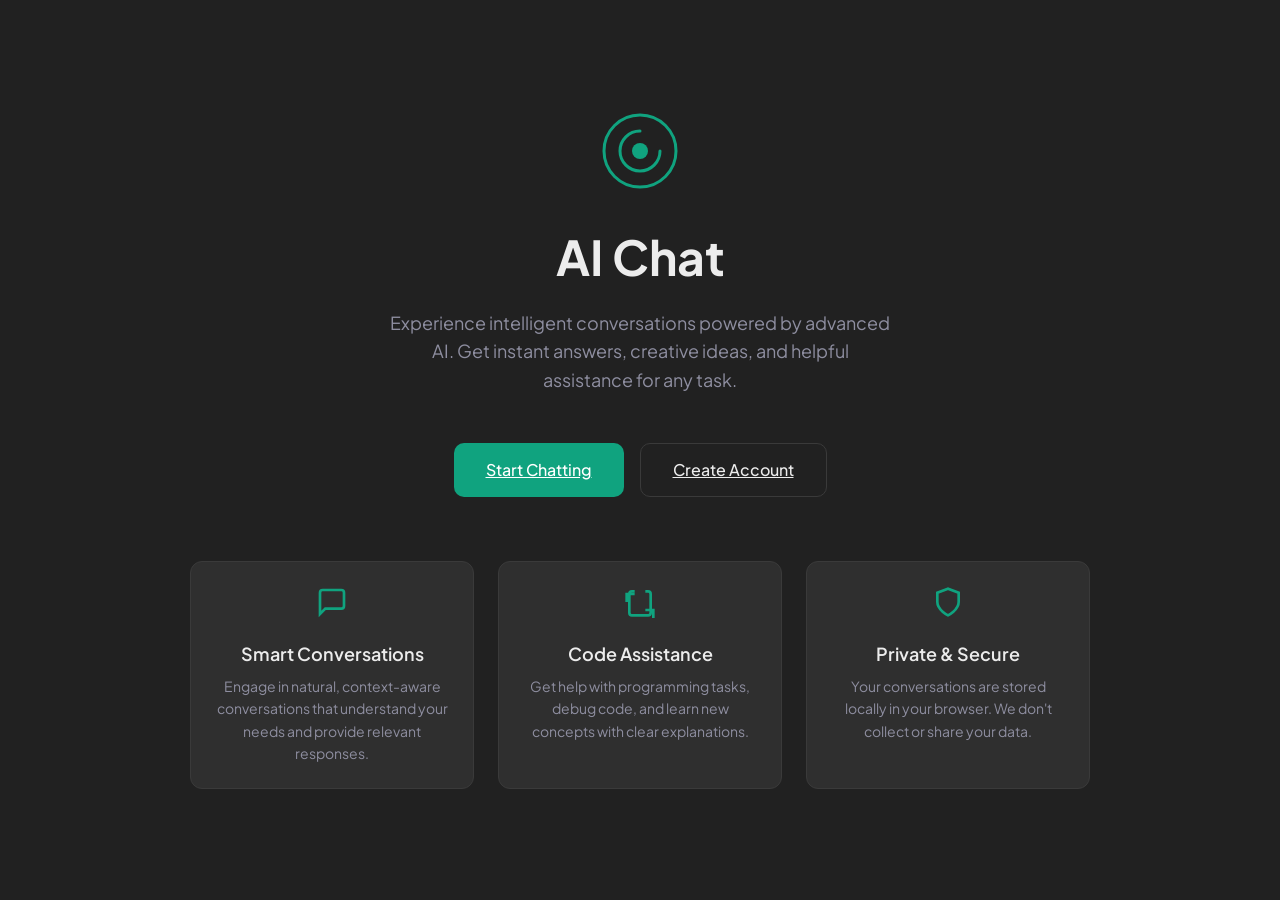
<file: index.html>
<!DOCTYPE html>
<html lang="en">
<head>
    <meta charset="UTF-8">
    <meta name="viewport" content="width=device-width, initial-scale=1.0">
    <title>AI Chat - Your Intelligent Assistant</title>
    <link rel="stylesheet" href="styles.css">
    <link rel="preconnect" href="https://fonts.googleapis.com">
    <link rel="preconnect" href="https://fonts.gstatic.com" crossorigin>
    <link href="https://fonts.googleapis.com/css2?family=Inter:wght@300;400;500;600;700&display=swap" rel="stylesheet">
    <style>
        .landing-container {
            display: flex;
            flex-direction: column;
            align-items: center;
            justify-content: center;
            min-height: 100vh;
            padding: 40px 20px;
            text-align: center;
        }

        .landing-logo {
            color: var(--accent-color);
            margin-bottom: 24px;
        }

        .landing-title {
            font-size: 48px;
            font-weight: 700;
            margin-bottom: 16px;
            color: var(--text-primary);
        }

        .landing-subtitle {
            font-size: 18px;
            color: var(--text-secondary);
            margin-bottom: 48px;
            max-width: 500px;
            line-height: 1.6;
        }

        .landing-buttons {
            display: flex;
            gap: 16px;
            flex-wrap: wrap;
            justify-content: center;
        }

        .btn-landing {
            padding: 14px 32px;
            font-size: 16px;
            border-radius: 10px;
        }

        .btn-landing-primary {
            background-color: var(--accent-color);
            color: white;
        }

        .btn-landing-primary:hover {
            background-color: var(--accent-hover);
        }

        .btn-landing-secondary {
            background-color: transparent;
            color: var(--text-primary);
            border: 1px solid var(--border-color);
        }

        .btn-landing-secondary:hover {
            background-color: var(--bg-hover);
        }

        .landing-features {
            display: grid;
            grid-template-columns: repeat(auto-fit, minmax(250px, 1fr));
            gap: 24px;
            margin-top: 64px;
            max-width: 900px;
            width: 100%;
        }

        .feature-card {
            padding: 24px;
            background-color: var(--bg-secondary);
            border-radius: 12px;
            border: 1px solid var(--border-color);
            transition: var(--transition);
        }

        .feature-card:hover {
            border-color: var(--accent-color);
            transform: translateY(-2px);
        }

        .feature-icon {
            color: var(--accent-color);
            margin-bottom: 16px;
        }

        .feature-title {
            font-size: 18px;
            font-weight: 600;
            margin-bottom: 8px;
            color: var(--text-primary);
        }

        .feature-description {
            font-size: 14px;
            color: var(--text-secondary);
            line-height: 1.6;
        }

        @media (max-width: 480px) {
            .landing-title {
                font-size: 32px;
            }

            .landing-subtitle {
                font-size: 16px;
            }

            .landing-buttons {
                flex-direction: column;
                align-items: center;
            }

            .btn-landing {
                width: 100%;
                max-width: 280px;
            }
        }
    </style>
</head>
<body>
    <div class="landing-container">
        <div class="landing-logo">
            <svg width="80" height="80" viewBox="0 0 40 40" fill="none">
                <circle cx="20" cy="20" r="18" stroke="currentColor" stroke-width="1.5"/>
                <path d="M20 10C14.48 10 10 14.48 10 20C10 25.52 14.48 30 20 30C25.52 30 30 25.52 30 20" stroke="currentColor" stroke-width="1.5" stroke-linecap="round"/>
                <circle cx="20" cy="20" r="4" fill="currentColor"/>
            </svg>
        </div>

        <h1 class="landing-title">AI Chat</h1>
        <p class="landing-subtitle">
            Experience intelligent conversations powered by advanced AI. 
            Get instant answers, creative ideas, and helpful assistance for any task.
        </p>

        <div class="landing-buttons">
            <a href="chat.html" class="btn btn-landing btn-landing-primary">Start Chatting</a>
            <a href="signup.html" class="btn btn-landing btn-landing-secondary">Create Account</a>
        </div>

        <div class="landing-features">
            <div class="feature-card">
                <div class="feature-icon">
                    <svg width="32" height="32" viewBox="0 0 24 24" fill="none" stroke="currentColor" stroke-width="2">
                        <path d="M21 15a2 2 0 0 1-2 2H7l-4 4V5a2 2 0 0 1 2-2h14a2 2 0 0 1 2 2z"></path>
                    </svg>
                </div>
                <h3 class="feature-title">Smart Conversations</h3>
                <p class="feature-description">
                    Engage in natural, context-aware conversations that understand your needs and provide relevant responses.
                </p>
            </div>

            <div class="feature-card">
                <div class="feature-icon">
                    <svg width="32" height="32" viewBox="0 0 24 24" fill="none" stroke="currentColor" stroke-width="2">
                        <polyline points="16 18 22 18 22 24"></polyline>
                        <polyline points="8 6 2 6 2 12"></polyline>
                        <path d="M16 4h2a2 2 0 0 1 2 2v14a2 2 0 0 1-2 2H6a2 2 0 0 1-2-2V6a2 2 0 0 1 2-2h2"></path>
                    </svg>
                </div>
                <h3 class="feature-title">Code Assistance</h3>
                <p class="feature-description">
                    Get help with programming tasks, debug code, and learn new concepts with clear explanations.
                </p>
            </div>

            <div class="feature-card">
                <div class="feature-icon">
                    <svg width="32" height="32" viewBox="0 0 24 24" fill="none" stroke="currentColor" stroke-width="2">
                        <path d="M12 22s8-4 8-10V5l-8-3-8 3v7c0 6 8 10 8 10z"></path>
                    </svg>
                </div>
                <h3 class="feature-title">Private & Secure</h3>
                <p class="feature-description">
                    Your conversations are stored locally in your browser. We don't collect or share your data.
                </p>
            </div>
        </div>
    </div>

    <script>
        // Load theme
        const theme = localStorage.getItem('aiChatTheme') || 'dark';
        document.documentElement.setAttribute('data-theme', theme);

        // Check if user is already logged in, redirect to chat
        const session = localStorage.getItem('aiChatSession');
        if (session) {
            // Optionally auto-redirect to chat
            // window.location.href = 'chat.html';
        }
    </script>
</body>
</html>
</file>
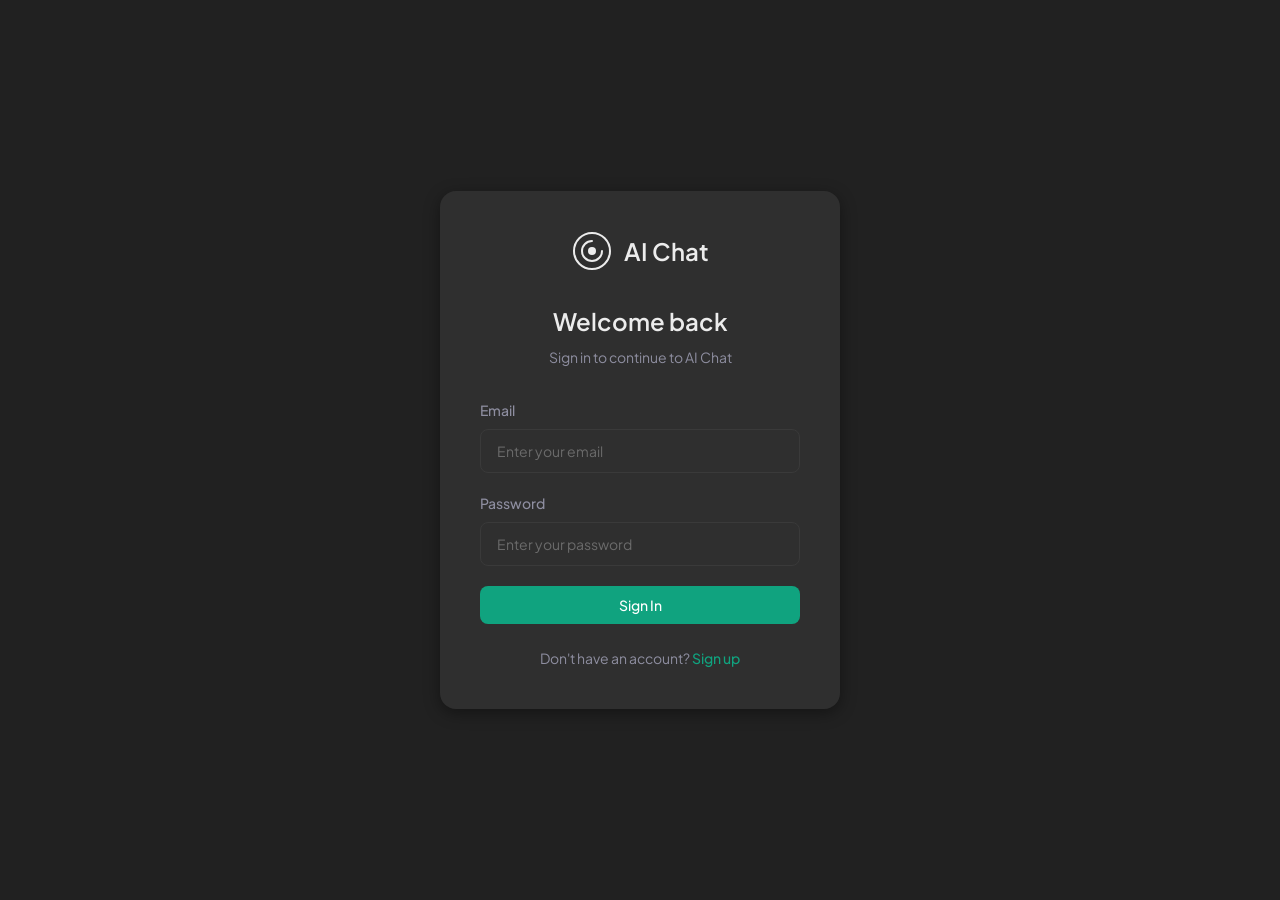
<file: signin.html>
<!DOCTYPE html>
<html lang="en">
<head>
    <meta charset="UTF-8">
    <meta name="viewport" content="width=device-width, initial-scale=1.0">
    <title>Sign In - AI Chat</title>
    <link rel="stylesheet" href="styles.css">
    <link rel="preconnect" href="https://fonts.googleapis.com">
    <link rel="preconnect" href="https://fonts.gstatic.com" crossorigin>
    <link href="https://fonts.googleapis.com/css2?family=Inter:wght@300;400;500;600;700&display=swap" rel="stylesheet">
</head>
<body>
    <div class="auth-container">
        <div class="auth-form">
            <div class="auth-logo">
                <svg width="40" height="40" viewBox="0 0 40 40" fill="none">
                    <circle cx="20" cy="20" r="18" stroke="currentColor" stroke-width="2"/>
                    <path d="M20 10C14.48 10 10 14.48 10 20C10 25.52 14.48 30 20 30C25.52 30 30 25.52 30 20" stroke="currentColor" stroke-width="2" stroke-linecap="round"/>
                    <circle cx="20" cy="20" r="4" fill="currentColor"/>
                </svg>
                <h1>AI Chat</h1>
            </div>
            <h2>Welcome back</h2>
            <p class="auth-subtitle">Sign in to continue to AI Chat</p>
            <form id="signin" class="form">
                <div class="form-group">
                    <label for="email">Email</label>
                    <input type="email" id="email" placeholder="Enter your email" required>
                </div>
                <div class="form-group">
                    <label for="password">Password</label>
                    <input type="password" id="password" placeholder="Enter your password" required>
                </div>
                <button type="submit" class="btn btn-primary">Sign In</button>
            </form>
            <p class="auth-switch">Don't have an account? <a href="signup.html">Sign up</a></p>
        </div>
    </div>

    <script src="auth.js"></script>
</body>
</html>
</file>
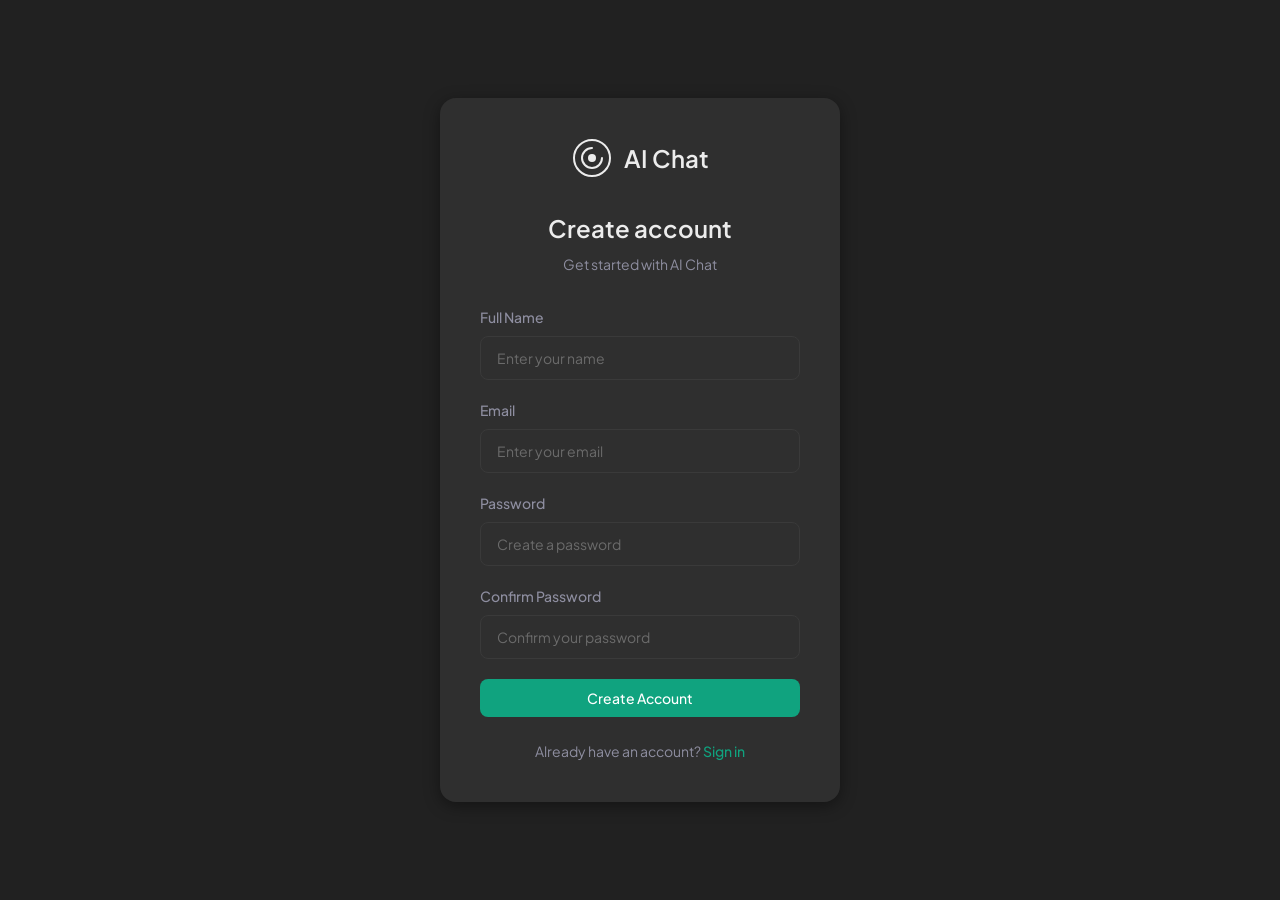
<file: signup.html>
<!DOCTYPE html>
<html lang="en">
<head>
    <meta charset="UTF-8">
    <meta name="viewport" content="width=device-width, initial-scale=1.0">
    <title>Sign Up - AI Chat</title>
    <link rel="stylesheet" href="styles.css">
    <link rel="preconnect" href="https://fonts.googleapis.com">
    <link rel="preconnect" href="https://fonts.gstatic.com" crossorigin>
    <link href="https://fonts.googleapis.com/css2?family=Inter:wght@300;400;500;600;700&display=swap" rel="stylesheet">
</head>
<body>
    <div class="auth-container">
        <div class="auth-form">
            <div class="auth-logo">
                <svg width="40" height="40" viewBox="0 0 40 40" fill="none">
                    <circle cx="20" cy="20" r="18" stroke="currentColor" stroke-width="2"/>
                    <path d="M20 10C14.48 10 10 14.48 10 20C10 25.52 14.48 30 20 30C25.52 30 30 25.52 30 20" stroke="currentColor" stroke-width="2" stroke-linecap="round"/>
                    <circle cx="20" cy="20" r="4" fill="currentColor"/>
                </svg>
                <h1>AI Chat</h1>
            </div>
            <h2>Create account</h2>
            <p class="auth-subtitle">Get started with AI Chat</p>
            <form id="signup" class="form">
                <div class="form-group">
                    <label for="name">Full Name</label>
                    <input type="text" id="name" placeholder="Enter your name" required>
                </div>
                <div class="form-group">
                    <label for="email">Email</label>
                    <input type="email" id="email" placeholder="Enter your email" required>
                </div>
                <div class="form-group">
                    <label for="password">Password</label>
                    <input type="password" id="password" placeholder="Create a password" required minlength="6">
                </div>
                <div class="form-group">
                    <label for="confirm">Confirm Password</label>
                    <input type="password" id="confirm" placeholder="Confirm your password" required>
                </div>
                <button type="submit" class="btn btn-primary">Create Account</button>
            </form>
            <p class="auth-switch">Already have an account? <a href="signin.html">Sign in</a></p>
        </div>
    </div>

    <script src="auth.js"></script>
</body>
</html>
</file>
<file: styles.css>
@import url('https://fonts.googleapis.com/css2?family=Plus+Jakarta+Sans:wght@300;400;500;600;700&display=swap');

/* ChatGPT Exact Design System */
:root {
    /* Exact ChatGPT Colors */
    --bg-sidebar: #171717;
    --bg-main: #212121;
    --bg-input: #2f2f2f;
    --bg-hover: #3a3a3a;
    --bg-card: #2f2f2f;
    --text-primary: #ececec;
    --text-secondary: #8e8ea0;
    --text-muted: #6b6b6b;
    --border-color: #3a3a3a;
    --accent-color: #10a37f;
    --accent-hover: #0d8a6a;
    --accent-light: rgba(16, 163, 127, 0.1);
    --shadow: 0 2px 8px rgba(0, 0, 0, 0.3);
    --shadow-lg: 0 4px 16px rgba(0, 0, 0, 0.4);
    --transition: all 0.2s ease;
    --font-family: 'Plus Jakarta Sans', sans-serif;
    --sidebar-width: 260px;
    --header-height: 60px;
    --bg-primary: #212121;
    --bg-secondary: #2f2f2f;
    --danger-color: #ef4444;
    --success-color: #10a37f;
}

/* Light theme */
[data-theme="light"] {
    --bg-sidebar: #f5f5f5;
    --bg-main: #ffffff;
    --bg-input: #f0f0f0;
    --bg-hover: #e8e8e8;
    --bg-card: #f0f0f0;
    --text-primary: #1a1a1a;
    --text-secondary: #666666;
    --text-muted: #999999;
    --border-color: #e0e0e0;
    --accent-color: #10a37f;
    --accent-hover: #0d8a6a;
    --accent-light: rgba(16, 163, 127, 0.1);
    --shadow: 0 2px 8px rgba(0, 0, 0, 0.1);
    --shadow-lg: 0 4px 16px rgba(0, 0, 0, 0.15);
    --bg-primary: #ffffff;
    --bg-secondary: #f4f4f4;
    --danger-color: #ef4444;
    --success-color: #10a37f;
}

/* Reset & Base */
*,
*::before,
*::after {
    box-sizing: border-box;
    margin: 0;
    padding: 0;
}

html {
    font-size: 16px;
    -webkit-font-smoothing: antialiased;
    -moz-osx-font-smoothing: grayscale;
}

body {
    font-family: var(--font-family);
    background-color: var(--bg-main);
    color: var(--text-primary);
    line-height: 1.5;
    min-height: 100vh;
}

/* Chat Container */
.chat-container {
    display: flex;
    height: 100vh;
    overflow: hidden;
}

/* Utility Classes */
.hidden {
    display: none !important;
}

/* Buttons */
.btn {
    display: inline-flex;
    align-items: center;
    justify-content: center;
    gap: 8px;
    padding: 10px 20px;
    border: none;
    border-radius: 8px;
    font-family: var(--font-family);
    font-size: 14px;
    font-weight: 500;
    cursor: pointer;
    transition: var(--transition);
    outline: none;
}

.btn-primary {
    background-color: var(--accent-color);
    color: white;
    width: 100%;
}

.btn-primary:hover {
    background-color: var(--accent-hover);
}

/* New Chat Button - ChatGPT Style */
.btn-new-chat {
    display: flex;
    align-items: center;
    gap: 12px;
    padding: 12px 16px;
    background-color: transparent;
    color: var(--text-primary);
    border: 1px solid var(--border-color);
    border-radius: 8px;
    font-size: 14px;
    font-weight: 500;
    cursor: pointer;
    transition: var(--transition);
    width: 100%;
    justify-content: flex-start;
}

.btn-new-chat:hover {
    background-color: var(--bg-hover);
}

.btn-new-chat svg {
    flex-shrink: 0;
}

.btn-send {
    background-color: var(--accent-color);
    color: white;
    padding: 10px;
    border-radius: 50%;
    width: 40px;
    height: 40px;
    display: flex;
    align-items: center;
    justify-content: center;
    transition: var(--transition);
}

.btn-send:hover {
    background-color: var(--accent-hover);
}

.btn-send:disabled {
    background-color: var(--bg-hover);
    color: var(--text-secondary);
    cursor: not-allowed;
}

.btn-icon {
    display: inline-flex;
    align-items: center;
    justify-content: center;
    width: 36px;
    height: 36px;
    border: none;
    border-radius: 8px;
    background: transparent;
    color: var(--text-secondary);
    cursor: pointer;
    transition: var(--transition);
}

.btn-icon:hover {
    background-color: var(--bg-hover);
    color: var(--text-primary);
}

/* Auth Container */
.auth-container {
    display: flex;
    align-items: center;
    justify-content: center;
    min-height: 100vh;
    padding: 20px;
    background-color: var(--bg-main);
}

.auth-form {
    width: 100%;
    max-width: 400px;
    padding: 40px;
    background-color: var(--bg-card);
    border-radius: 16px;
    box-shadow: var(--shadow-lg);
}

.auth-logo {
    display: flex;
    align-items: center;
    justify-content: center;
    gap: 12px;
    margin-bottom: 32px;
    color: var(--text-primary);
}

.auth-logo h1 {
    font-size: 24px;
    font-weight: 600;
    color: var(--text-primary);
}

.auth-form h2 {
    font-size: 24px;
    font-weight: 600;
    margin-bottom: 8px;
    text-align: center;
    color: var(--text-primary);
}

.auth-subtitle {
    color: var(--text-secondary);
    text-align: center;
    margin-bottom: 32px;
    font-size: 14px;
}

.form {
    display: flex;
    flex-direction: column;
    gap: 20px;
}

.form-group {
    display: flex;
    flex-direction: column;
    gap: 8px;
}

.form-group label {
    font-size: 14px;
    font-weight: 500;
    color: var(--text-secondary);
}

.form-group input {
    padding: 12px 16px;
    border: 1px solid var(--border-color);
    border-radius: 8px;
    background-color: var(--bg-input);
    color: var(--text-primary);
    font-family: var(--font-family);
    font-size: 14px;
    transition: var(--transition);
    outline: none;
}

.form-group input:focus {
    border-color: var(--accent-color);
    box-shadow: 0 0 0 3px var(--accent-light);
}

.form-group input::placeholder {
    color: var(--text-muted);
}

.auth-switch {
    text-align: center;
    margin-top: 24px;
    font-size: 14px;
    color: var(--text-secondary);
}

.auth-switch a {
    color: var(--accent-color);
    text-decoration: none;
    font-weight: 500;
}

.auth-switch a:hover {
    text-decoration: underline;
}

/* Sidebar - ChatGPT Style */
.sidebar {
    width: var(--sidebar-width);
    background-color: var(--bg-sidebar);
    display: flex;
    flex-direction: column;
    border-right: 1px solid var(--border-color);
    transition: var(--transition);
    z-index: 100;
}

.sidebar-header {
    padding: 16px;
    display: flex;
    flex-direction: column;
    gap: 12px;
    border-bottom: 1px solid var(--border-color);
}

.sidebar-top-row {
    display: flex;
    align-items: center;
    gap: 8px;
}

.close-sidebar-btn {
    display: flex;
    align-items: center;
    justify-content: center;
    width: 32px;
    height: 32px;
    padding: 0;
}

.logo {
    display: flex;
    align-items: center;
    gap: 12px;
    color: var(--text-primary);
    font-size: 18px;
    font-weight: 600;
    padding: 8px 0;
    flex: 1;
}

.logo svg {
    color: var(--text-primary);
}

.sidebar-conversations {
    flex: 1;
    overflow-y: auto;
    padding: 8px;
}

.conversation-group {
    margin-bottom: 16px;
}

.conversation-group-title {
    font-size: 12px;
    font-weight: 500;
    color: var(--text-secondary);
    text-transform: uppercase;
    letter-spacing: 0.5px;
    padding: 8px 12px;
}

.conversation-item {
    display: flex;
    align-items: center;
    gap: 12px;
    padding: 10px 12px;
    border-radius: 8px;
    cursor: pointer;
    transition: var(--transition);
    color: var(--text-primary);
    font-size: 14px;
}

.conversation-item:hover {
    background-color: var(--bg-hover);
}

.conversation-item.active {
    background-color: var(--bg-hover);
}

.conversation-item svg {
    flex-shrink: 0;
    color: var(--text-secondary);
}

.conversation-item-text {
    flex: 1;
    overflow: hidden;
    text-overflow: ellipsis;
    white-space: nowrap;
}

.conversation-item-delete {
    opacity: 0;
    transition: var(--transition);
}

.conversation-item:hover .conversation-item-delete {
    opacity: 1;
}

.conversation-item-delete:hover {
    color: #ef4444;
}

.sidebar-footer {
    padding: 12px;
    border-top: 1px solid var(--border-color);
}

.user-profile {
    display: flex;
    justify-content: space-between;
    align-items: center;
    padding: 12px;
    border-radius: 14px;
    cursor: pointer;
    transition: var(--transition);
    background: linear-gradient(180deg, rgba(255, 255, 255, 0.02), rgba(255, 255, 255, 0.01));
    border: 1px solid rgba(255, 255, 255, 0.06);
    position: relative;
    overflow: hidden;
    gap: 12px;
}

.user-profile-main {
    display: flex;
    align-items: center;
    gap: 12px;
    min-width: 0;
}

.user-info {
    display: flex;
    flex-direction: column;
    gap: 2px;
    min-width: 0;
}

.user-name {
    font-size: 14px;
    font-weight: 600;
    color: var(--text-primary);
    overflow: hidden;
    text-overflow: ellipsis;
    white-space: nowrap;
}

.user-email {
    font-size: 12px;
    color: var(--text-secondary);
    overflow: hidden;
    text-overflow: ellipsis;
    white-space: nowrap;
}

.avatar-container {
    position: relative;
    flex-shrink: 0;
}

.avatar {
    width: 40px;
    height: 40px;
    border-radius: 50%;
    background-color: var(--accent-color);
    display: flex;
    align-items: center;
    justify-content: center;
    font-size: 14px;
    font-weight: 600;
    color: white;
    flex-shrink: 0;
    border: 2px solid transparent;
    transition: var(--transition);
}

.status-indicator {
    position: absolute;
    bottom: 2px;
    right: 2px;
    width: 10px;
    height: 10px;
    border-radius: 50%;
    border: 2px solid var(--bg-sidebar);
}

.status-indicator.online {
    background-color: #10a37f;
}

.user-plan {
    font-size: 12px;
    color: var(--accent-color);
    background: rgba(16, 163, 127, 0.12);
    border: 1px solid rgba(16, 163, 127, 0.18);
    border-radius: 999px;
    padding: 2px 8px;
    white-space: nowrap;
}

.user-actions {
    display: grid;
    grid-template-columns: repeat(3, 32px);
    gap: 6px;
    align-items: center;
    justify-content: end;
}

.user-profile .btn-icon {
    width: 32px;
    height: 32px;
    border-radius: 10px;
    background: rgba(255, 255, 255, 0.03);
    border: 1px solid rgba(255, 255, 255, 0.05);
}

.user-profile .btn-icon svg {
    width: 16px;
    height: 16px;
}

.user-profile .btn-icon:hover {
    background: rgba(255, 255, 255, 0.08);
}

[data-theme="light"] .user-profile {
    background: linear-gradient(180deg, rgba(0, 0, 0, 0.02), rgba(0, 0, 0, 0.01));
    border-color: rgba(0, 0, 0, 0.08);
}

[data-theme="light"] .user-profile .btn-icon {
    background: rgba(0, 0, 0, 0.03);
    border-color: rgba(0, 0, 0, 0.06);
}

[data-theme="light"] .user-profile .btn-icon:hover {
    background: rgba(0, 0, 0, 0.07);
}

/* Menu Toggle (Mobile) */
.menu-toggle {
    display: none;
    position: fixed;
    top: 16px;
    left: 16px;
    z-index: 200;
    width: 44px;
    height: 44px;
    border: none;
    border-radius: 12px;
    background-color: var(--bg-secondary);
    color: var(--text-primary);
    cursor: pointer;
    box-shadow: var(--shadow);
    transition: all 0.2s ease;
    backdrop-filter: blur(10px);
    -webkit-backdrop-filter: blur(10px);
    border: 1px solid var(--border-color);
    display: flex;
    align-items: center;
    justify-content: center;
}

.menu-toggle:hover {
    background-color: var(--accent-color);
    color: white;
    transform: scale(1.05);
    box-shadow: var(--shadow-lg);
}

.menu-toggle:active {
    transform: scale(0.95);
}

/* Main Content */
.main-content {
    flex: 1;
    display: flex;
    flex-direction: column;
    position: relative;
}

/* Chat Header - ChatGPT Style */
.chat-header {
    height: var(--header-height);
    display: flex;
    align-items: center;
    justify-content: center;
    padding: 0 20px;
    border-bottom: 1px solid var(--border-color);
}

.model-selector {
    position: relative;
}

.model-selector select {
    padding: 8px 36px 8px 16px;
    border: 1px solid var(--border-color);
    border-radius: 9999px;
    background-color: var(--bg-input);
    color: var(--text-primary);
    font-family: var(--font-family);
    font-size: 14px;
    font-weight: 500;
    cursor: pointer;
    outline: none;
    appearance: none;
    background-image: url("data:image/svg+xml,%3Csvg xmlns='http://www.w3.org/2000/svg' width='16' height='16' viewBox='0 0 24 24' fill='none' stroke='%238e8ea0' stroke-width='2'%3E%3Cpolyline points='6 9 12 15 18 9'%3E%3C/polyline%3E%3C/svg%3E");
    background-repeat: no-repeat;
    background-position: right 12px center;
    transition: var(--transition);
}

.model-selector select:hover {
    border-color: var(--text-secondary);
}

.model-selector select:focus {
    border-color: var(--accent-color);
}

/* Chat Messages */
.chat-messages {
    flex: 1;
    overflow-y: auto;
    padding: 20px;
    display: flex;
    flex-direction: column;
}

/* Welcome State - ChatGPT Style */
.welcome-state {
    flex: 1;
    display: flex;
    flex-direction: column;
    align-items: center;
    justify-content: center;
    padding: 40px 20px;
    max-width: 800px;
    margin: 0 auto;
    width: 100%;
}

.welcome-icon {
    color: var(--text-primary);
    margin-bottom: 24px;
}

.welcome-state h2 {
    font-size: 28px;
    font-weight: 600;
    margin-bottom: 40px;
    text-align: center;
    color: var(--text-primary);
}

.suggestion-cards {
    display: grid;
    grid-template-columns: repeat(2, 1fr);
    gap: 12px;
    width: 100%;
    max-width: 600px;
}

.suggestion-card {
    display: flex;
    align-items: flex-start;
    gap: 12px;
    padding: 16px;
    background-color: var(--bg-card);
    border: 1px solid var(--border-color);
    border-radius: 12px;
    cursor: pointer;
    transition: var(--transition);
    text-align: left;
    color: var(--text-primary);
    font-family: var(--font-family);
    font-size: 14px;
}

.suggestion-card:hover {
    background-color: var(--bg-hover);
    border-color: var(--text-secondary);
}

.suggestion-card svg {
    flex-shrink: 0;
    color: var(--text-secondary);
    margin-top: 2px;
}

/* Messages Container */
.messages-container {
    max-width: 800px;
    margin: 0 auto;
    width: 100%;
    padding-bottom: 20px;
}

.message {
    display: flex;
    gap: 16px;
    margin-bottom: 24px;
    animation: fadeIn 0.3s ease;
}

@keyframes fadeIn {
    from {
        opacity: 0;
        transform: translateY(10px);
    }

    to {
        opacity: 1;
        transform: translateY(0);
    }
}

.message-avatar {
    width: 36px;
    height: 36px;
    border-radius: 50%;
    display: flex;
    align-items: center;
    justify-content: center;
    flex-shrink: 0;
}

.message.user .message-avatar {
    background-color: var(--accent-color);
    color: white;
}

.message.ai .message-avatar {
    background-color: var(--accent-color);
    color: white;
}

.message-content {
    flex: 1;
    min-width: 0;
}

.message-role {
    font-size: 13px;
    font-weight: 600;
    margin-bottom: 6px;
    color: var(--text-secondary);
}

.message-text {
    font-size: 15px;
    line-height: 1.6;
    white-space: pre-wrap;
    word-break: break-word;
}

.message-text p {
    margin-bottom: 12px;
}

.message-text p:last-child {
    margin-bottom: 0;
}

.message-text code {
    background-color: var(--bg-card);
    padding: 2px 6px;
    border-radius: 4px;
    font-family: 'SF Mono', 'Fira Code', monospace;
    font-size: 13px;
}

.message-text pre {
    background-color: var(--bg-card);
    padding: 16px;
    border-radius: 8px;
    overflow-x: auto;
    margin: 12px 0;
}

.message-text pre code {
    background: none;
    padding: 0;
}

/* Typing Indicator */
.typing-indicator {
    display: flex;
    gap: 4px;
    padding: 8px 0;
}

.typing-indicator span {
    width: 8px;
    height: 8px;
    background-color: var(--text-muted);
    border-radius: 50%;
    animation: typing 1.4s infinite ease-in-out;
}

.typing-indicator span:nth-child(1) {
    animation-delay: 0s;
}

.typing-indicator span:nth-child(2) {
    animation-delay: 0.2s;
}

.typing-indicator span:nth-child(3) {
    animation-delay: 0.4s;
}

@keyframes typing {

    0%,
    60%,
    100% {
        transform: translateY(0);
    }

    30% {
        transform: translateY(-8px);
    }
}

/* Input Area - ChatGPT Style */
.input-area {
    padding: 16px 20px 20px;
    background-color: var(--bg-main);
    border-top: 1px solid var(--border-color);
}

.input-container {
    max-width: 800px;
    margin: 0 auto;
    display: flex;
    align-items: center;
    gap: 12px;
    background-color: var(--bg-input);
    border: 1px solid var(--border-color);
    border-radius: 9999px;
    padding: 8px 8px 8px 20px;
    transition: var(--transition);
    box-shadow: var(--shadow);
}

.input-container:focus-within {
    border-color: var(--accent-color);
    box-shadow: 0 0 0 3px var(--accent-light), var(--shadow);
}

.input-container textarea {
    flex: 1;
    border: none;
    background: transparent;
    color: var(--text-primary);
    font-family: var(--font-family);
    font-size: 15px;
    resize: none;
    outline: none;
    max-height: 200px;
    line-height: 1.5;
    padding: 8px 0;
    min-height: 24px;
}

.input-container textarea::placeholder {
    color: var(--text-muted);
    font-style: normal;
    opacity: 0.8;
}

.input-container textarea::-webkit-scrollbar {
    width: 4px;
}

.input-container textarea::-webkit-scrollbar-thumb {
    background-color: var(--border-color);
    border-radius: 2px;
}

.input-actions {
    display: flex;
    gap: 6px;
    align-items: center;
    flex-shrink: 0;
}

.disclaimer {
    text-align: center;
    font-size: 12px;
    color: var(--text-muted);
    margin-top: 10px;
    line-height: 1.4;
}

/* Enhanced button styles for input actions */
.input-actions .btn-icon {
    width: 36px;
    height: 36px;
    border-radius: 50%;
    display: flex;
    align-items: center;
    justify-content: center;
    flex-shrink: 0;
}

.input-actions .btn-icon:disabled {
    opacity: 0.4;
    cursor: not-allowed;
}

.input-actions .btn-send {
    width: 40px;
    height: 40px;
    flex-shrink: 0;
    transition: var(--transition);
}

.input-actions .btn-send:hover:not(:disabled) {
    transform: scale(1.05);
}

.input-actions .btn-send:active:not(:disabled) {
    transform: scale(0.95);
}

/* Scrollbar */
::-webkit-scrollbar {
    width: 6px;
}

::-webkit-scrollbar-track {
    background: transparent;
}

::-webkit-scrollbar-thumb {
    background-color: var(--border-color);
    border-radius: 3px;
}

::-webkit-scrollbar-thumb:hover {
    background-color: var(--text-muted);
}

/* Guest Banner - Minimal Dark Style */
.guest-banner {
    background-color: var(--bg-card);
    color: var(--text-secondary);
    padding: 10px 20px;
    font-size: 13px;
    border-bottom: 1px solid var(--border-color);
}

.guest-banner-content {
    max-width: 800px;
    margin: 0 auto;
    display: flex;
    align-items: center;
    gap: 10px;
}

.guest-banner-content svg {
    flex-shrink: 0;
    color: var(--text-muted);
}

.guest-banner-content a {
    color: var(--accent-color);
    text-decoration: none;
    font-weight: 500;
}

.guest-banner-content a:hover {
    text-decoration: underline;
}

.guest-banner-close {
    background: none;
    border: none;
    color: var(--text-muted);
    font-size: 20px;
    cursor: pointer;
    margin-left: auto;
    flex-shrink: 0;
    line-height: 1;
    transition: var(--transition);
}

.guest-banner-close:hover {
    color: var(--text-primary);
}

/* Guest Notification */
.guest-notification {
    position: fixed;
    bottom: 100px;
    left: 50%;
    transform: translateX(-50%);
    background-color: var(--bg-card);
    color: var(--text-primary);
    padding: 12px 20px;
    border-radius: 8px;
    font-size: 14px;
    display: flex;
    align-items: center;
    gap: 12px;
    box-shadow: var(--shadow-lg);
    border: 1px solid var(--border-color);
    z-index: 1000;
    animation: slideUp 0.3s ease;
}

@keyframes slideUp {
    from {
        opacity: 0;
        transform: translateX(-50%) translateY(20px);
    }

    to {
        opacity: 1;
        transform: translateX(-50%) translateY(0);
    }
}

.guest-notification button {
    background: none;
    border: none;
    color: var(--text-secondary);
    font-size: 20px;
    cursor: pointer;
    margin-left: 8px;
}

.guest-notification button:hover {
    color: var(--text-primary);
}

/* Guest Sidebar Message */
.guest-sidebar-message {
    display: flex;
    align-items: center;
    gap: 10px;
    padding: 12px;
    color: var(--text-muted);
    font-size: 13px;
    text-align: center;
    justify-content: center;
}

.guest-sidebar-message svg {
    flex-shrink: 0;
}

/* Responsive Design */
@media (max-width: 768px) {
    .sidebar {
        position: fixed;
        left: -100%;
        top: 0;
        height: 100vh;
        box-shadow: var(--shadow-lg);
    }

    .sidebar.open {
        left: 0;
    }

    .menu-toggle {
        display: flex;
        align-items: center;
        justify-content: center;
    }

    .sidebar-overlay {
        display: none;
        position: fixed;
        top: 0;
        left: 0;
        right: 0;
        bottom: 0;
        background-color: rgba(0, 0, 0, 0.5);
        z-index: 99;
    }

    .sidebar-overlay.active {
        display: block;
    }

    .main-content {
        padding-top: 0;
    }

    .chat-header {
        padding-left: 60px;
    }

    .suggestion-cards {
        grid-template-columns: 1fr;
    }

    .welcome-state h2 {
        font-size: 24px;
    }

    .auth-form {
        padding: 24px;
    }
}

@media (max-width: 480px) {
    :root {
        --sidebar-width: 280px;
    }

    .input-area {
        padding: 12px 16px 16px;
    }

    .chat-messages {
        padding: 16px;
    }

    .message {
        gap: 12px;
    }

    .message-avatar {
        width: 32px;
        height: 32px;
    }
}

/* Mobile conversation item delete button always visible on mobile */
@media (max-width: 768px) {
    .conversation-item-delete {
        opacity: 1;
    }
}

/* Sidebar overlay for mobile */
.sidebar-overlay {
    display: none;
    position: fixed;
    top: 0;
    left: 0;
    right: 0;
    bottom: 0;
    background-color: rgba(0, 0, 0, 0.5);
    z-index: 99;
}

.sidebar-overlay.active {
    display: block;
}

/* Modal Overlay */
.modal-overlay {
    position: fixed;
    top: 0;
    left: 0;
    right: 0;
    bottom: 0;
    background-color: rgba(0, 0, 0, 0.6);
    display: flex;
    align-items: center;
    justify-content: center;
    z-index: 1000;
    animation: fadeIn 0.2s ease;
    padding: 20px;
}

.modal-overlay.hidden {
    display: none;
}

/* Modal */
.modal {
    background-color: var(--bg-card);
    border-radius: 16px;
    width: 100%;
    max-width: 520px;
    max-height: 90vh;
    display: flex;
    flex-direction: column;
    box-shadow: var(--shadow-lg);
    animation: slideUp 0.3s ease;
    overflow: hidden;
}

.modal-header {
    display: flex;
    align-items: center;
    justify-content: space-between;
    padding: 20px 24px;
    border-bottom: 1px solid var(--border-color);
}

.modal-header h2 {
    font-size: 18px;
    font-weight: 600;
    color: var(--text-primary);
    margin: 0;
}

.modal-close {
    width: 32px;
    height: 32px;
}

.modal-content {
    flex: 1;
    overflow-y: auto;
    padding: 24px;
}

.modal-footer {
    display: flex;
    justify-content: flex-end;
    gap: 12px;
    padding: 16px 24px;
    border-top: 1px solid var(--border-color);
}

/* Settings Sections */
.settings-section {
    margin-bottom: 28px;
}

.settings-section:last-child {
    margin-bottom: 0;
}

.settings-section h3 {
    font-size: 14px;
    font-weight: 600;
    color: var(--text-secondary);
    text-transform: uppercase;
    letter-spacing: 0.5px;
    margin-bottom: 16px;
    padding-bottom: 8px;
    border-bottom: 1px solid var(--border-color);
}

/* Settings Avatar */
.settings-avatar-edit {
    display: flex;
    align-items: center;
    gap: 20px;
    margin-bottom: 24px;
    padding: 20px;
    background-color: var(--bg-input);
    border-radius: 16px;
    border: 1px solid var(--border-color);
}

.avatar-large {
    width: 80px;
    height: 80px;
    font-size: 28px;
    flex-shrink: 0;
}

.avatar img {
    width: 100%;
    height: 100%;
    object-fit: cover;
    border-radius: 50%;
}

.avatar-edit-info {
    display: flex;
    flex-direction: column;
    gap: 12px;
}

.avatar-edit-info p {
    font-size: 13px;
    color: var(--text-secondary);
    margin: 0;
}

.avatar-buttons {
    display: flex;
    gap: 8px;
}

.btn-sm {
    padding: 6px 12px;
    font-size: 12px;
}

.hidden {
    display: none !important;
}

.avatar-edit-info p {
    font-size: 13px;
    color: var(--text-muted);
    margin: 0;
}

/* Account Info */
.account-info {
    background-color: var(--bg-input);
    border-radius: 12px;
    padding: 16px;
}

.account-info p {
    margin: 0 0 12px 0;
    font-size: 14px;
    color: var(--text-primary);
}

.account-info p:last-child {
    margin-bottom: 0;
}

.account-info strong {
    color: var(--text-secondary);
    font-weight: 500;
}

.status-badge {
    display: inline-block;
    padding: 4px 10px;
    border-radius: 9999px;
    font-size: 12px;
    font-weight: 500;
}

.status-active {
    background-color: rgba(16, 163, 127, 0.15);
    color: var(--accent-color);
}

/* Form Elements in Settings */
.settings-section .form-group {
    margin-bottom: 16px;
}

.settings-section .form-group:last-child {
    margin-bottom: 0;
}

.settings-section .form-group label {
    display: block;
    font-size: 13px;
    font-weight: 500;
    color: var(--text-secondary);
    margin-bottom: 6px;
}

.settings-section .form-group input,
.settings-section .form-group select,
.settings-section .form-group textarea {
    width: 100%;
    padding: 10px 14px;
    border: 1px solid var(--border-color);
    border-radius: 8px;
    background-color: var(--bg-input);
    color: var(--text-primary);
    font-family: var(--font-family);
    font-size: 14px;
    transition: var(--transition);
    outline: none;
}

.settings-section .form-group textarea {
    resize: vertical;
    min-height: 80px;
}

/* Checkbox Group */
.checkbox-group {
    display: flex;
    align-items: center;
    gap: 8px;
}

.checkbox-label {
    display: flex;
    align-items: center;
    gap: 10px;
    cursor: pointer;
    font-size: 14px;
    color: var(--text-primary);
}

.checkbox-label input[type="checkbox"] {
    width: 18px;
    height: 18px;
    cursor: pointer;
    accent-color: var(--accent-color);
}

/* Data Actions */
.data-actions {
    display: grid;
    grid-template-columns: 1fr 1fr;
    gap: 12px;
}

.danger-text {
    color: var(--danger-color) !important;
}

.danger-btn {
    border-color: var(--danger-color) !important;
    color: var(--danger-color) !important;
}

.danger-btn:hover {
    background-color: rgba(239, 68, 68, 0.1) !important;
}

/* Font Size Classes */
.font-small {
    font-size: 14px;
}

.font-medium {
    font-size: 16px;
}

.font-large {
    font-size: 18px;
}

.font-small .message-text { font-size: 13px; }
.font-medium .message-text { font-size: 15px; }
.font-large .message-text { font-size: 17px; }

/* Button Secondary */
.btn-secondary {
    background-color: transparent;
    color: var(--text-secondary);
    border: 1px solid var(--border-color);
}

.btn-secondary:hover {
    background-color: var(--bg-hover);
    color: var(--text-primary);
}

/* Animation */
@keyframes slideUp {
    from {
        opacity: 0;
        transform: translateY(20px);
    }
    to {
        opacity: 1;
        transform: translateY(0);
    }
}

/* Sidebar Resize Handle */
.sidebar-resize {
    width: 4px;
    background-color: var(--border-color);
    cursor: col-resize;
    transition: background-color 0.2s;
    flex-shrink: 0;
    position: relative;
    z-index: 50;
}

.sidebar-resize:hover,
.sidebar-resize.resizing {
    background-color: var(--accent-color);
}

.sidebar-resize::after {
    content: '';
    position: absolute;
    top: 0;
    left: -4px;
    width: 12px;
    height: 100%;
}

/* Sidebar collapsed state */
.sidebar.collapsed {
    width: 0 !important;
    overflow: hidden;
    border-right: none;
}

/* Open Sidebar Button */
.open-sidebar-btn {
    position: fixed;
    top: 16px;
    left: 16px;
    width: 40px;
    height: 40px;
    border: none;
    border-radius: 8px;
    background-color: var(--bg-input);
    color: var(--text-primary);
    cursor: pointer;
    display: flex;
    align-items: center;
    justify-content: center;
    z-index: 200;
    box-shadow: var(--shadow);
    transition: var(--transition);
}

.open-sidebar-btn:hover {
    background-color: var(--bg-hover);
}

/* Scrollbar Styles */
::-webkit-scrollbar {
    width: 6px;
}

::-webkit-scrollbar-track {
    background: transparent;
}

::-webkit-scrollbar-thumb {
    background-color: #3a3a3a;
    border-radius: 10px;
}

::-webkit-scrollbar-thumb:hover {
    background-color: #8e8ea0;
}

/* Toast Notification Styles */
.toast {
    position: fixed;
    top: 20px;
    right: 20px;
    padding: 12px 20px;
    border-radius: 8px;
    min-width: 250px;
    color: white;
    font-size: 14px;
    font-weight: 500;
    z-index: 9999;
    animation: slideInRight 0.3s ease, fadeOut 0.3s ease 2.7s forwards;
}

.toast-success {
    background-color: #10a37f;
}

.toast-error {
    background-color: #ef4444;
}

@keyframes slideInRight {
    from {
        opacity: 0;
        transform: translateX(100px);
    }
    to {
        opacity: 1;
        transform: translateX(0);
    }
}

@keyframes fadeOut {
    from {
        opacity: 1;
    }
    to {
        opacity: 0;
    }
}

/* Page Fade In */
@keyframes fadeIn {
    from {
        opacity: 0;
        transform: translateY(10px);
    }
    to {
        opacity: 1;
        transform: translateY(0);
    }
}

body {
    animation: fadeIn 0.3s ease;
}
</file>
